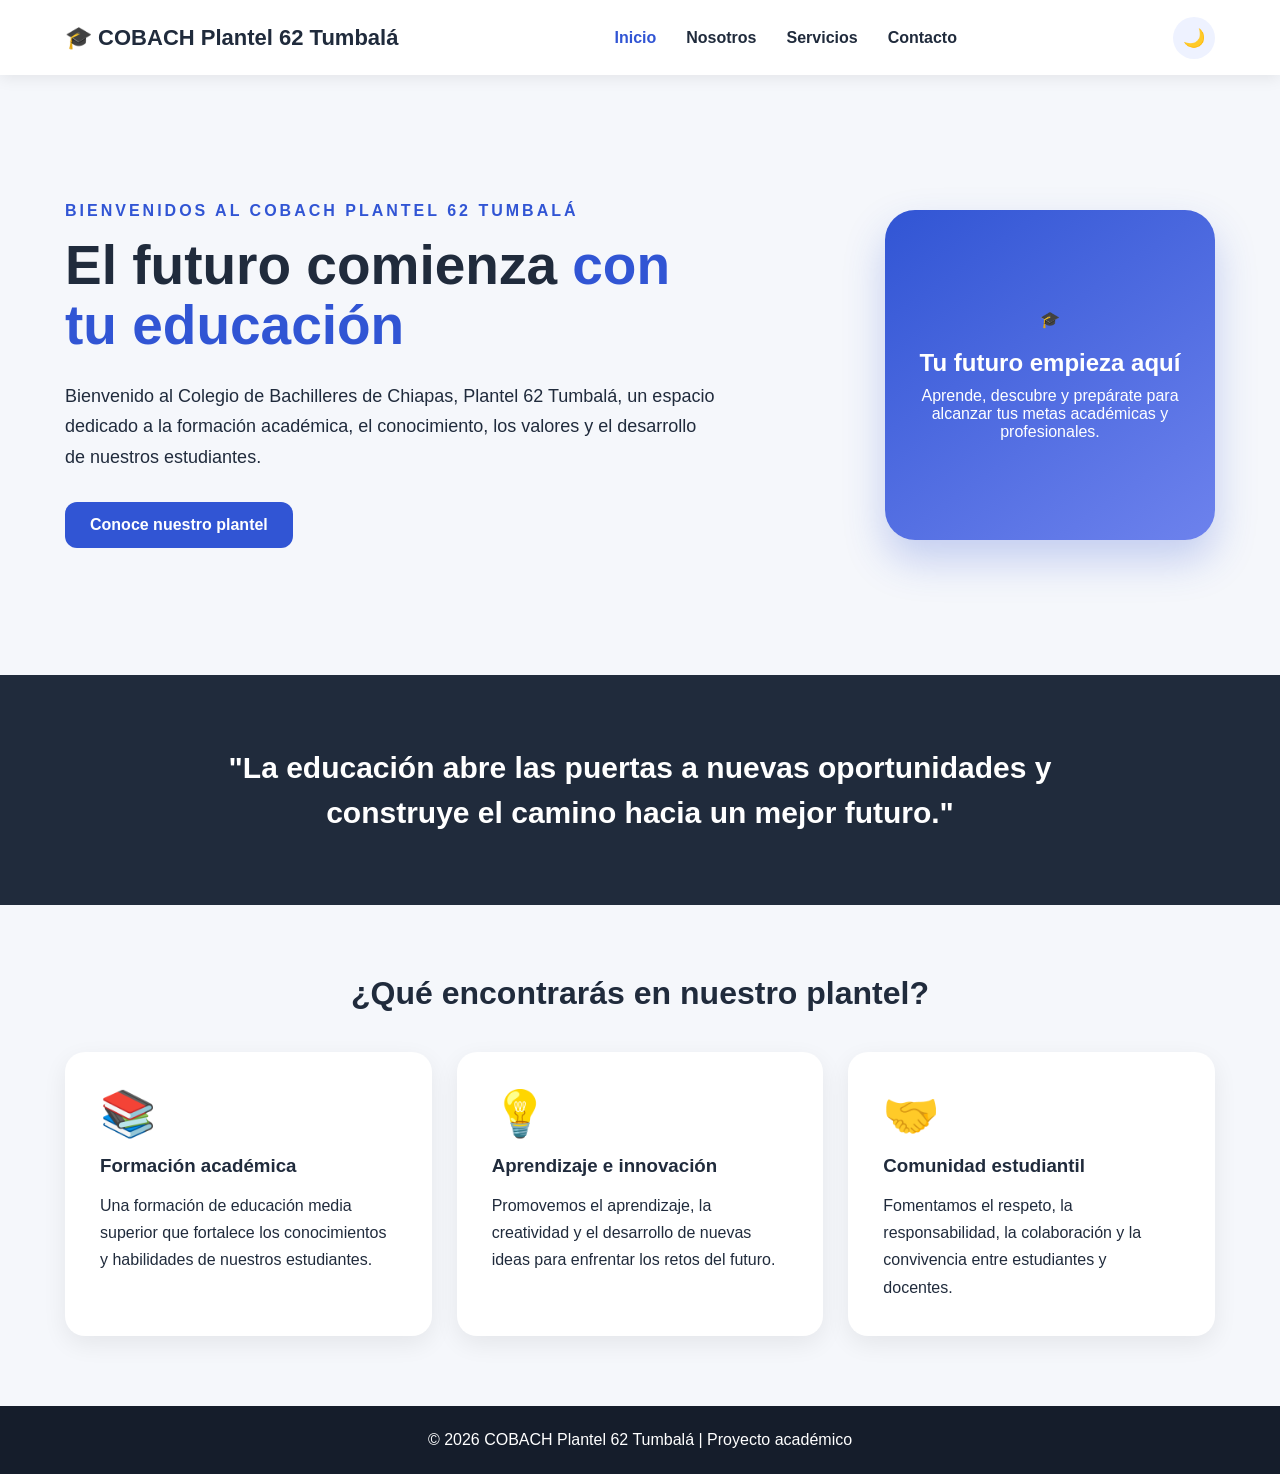
<file: index.html>
<!DOCTYPE html> 
<html lang="es"> 
 
<head> 
 
    <meta charset="UTF-8"> 
    <meta name="viewport" content="width=device-width, initial-scale=1.0"> 
 
    <title>COBACH Plantel 62 Tumbalá | Inicio</title> 
 
    <link rel="stylesheet" href="estilos.css"> 
 
</head> 
 
<body> 
 
    <!-- MENÚ --> 
 
    <header> 
 
        <nav class="navbar"> 
 
            <div class="logo"> 
                🎓 COBACH Plantel 62 Tumbalá 
            </div> 
 
            <ul class="menu"> 
 
                <li> 
                    <a href="index.html" class="activo"> 
                        Inicio 
                    </a> 
                </li> 
 
                <li> 
                    <a href="nosotros.html"> 
                        Nosotros 
                    </a> 
                </li> 
 
                <li> 
                    <a href="servicio.html"> 
                        Servicios 
                    </a> 
                </li> 
 
                <li> 
                    <a href="contactos.html"> 
                        Contacto 
                    </a> 
                </li> 
 
            </ul> 
 
            <button id="modoBtn"> 
                🌙 
            </button> 
 
        </nav> 
 
    </header> 
 
 
    <!-- INICIO --> 
 
    <main> 
 
        <section class="hero"> 
 
            <div class="hero-texto"> 
 
                <p class="bienvenida"> 
                    BIENVENIDOS AL COBACH PLANTEL 62 TUMBALÁ 
                </p> 
 
                <h1> 
                    El futuro comienza 
                    <span>con tu educación</span> 
                </h1> 
 
                <p> 
                    Bienvenido al Colegio de Bachilleres de Chiapas, 
                    Plantel 62 Tumbalá, un espacio dedicado a la formación 
                    académica, el conocimiento, los valores y el desarrollo 
                    de nuestros estudiantes. 
                </p> 
 
                <a href="nosotros.html" class="boton"> 
                    Conoce nuestro plantel 
                </a> 
 
            </div> 
 
 
            <div class="hero-card"> 
 
                🎓 
 
                <h2> 
                    Tu futuro empieza aquí 
                </h2> 
 
                <p> 
                    Aprende, descubre y prepárate para alcanzar tus metas 
                    académicas y profesionales. 
                </p> 
 
            </div> 
 
        </section> 
 
 
        <!-- FRASE --> 
 
        <section class="frase"> 
 
            <h2> 
                "La educación abre las puertas a nuevas oportunidades 
                y construye el camino hacia un mejor futuro." 
            </h2> 
 
        </section> 
 
 
        <!-- TARJETAS --> 
 
        <section class="seccion"> 
 
            <h2 class="titulo"> 
                ¿Qué encontrarás en nuestro plantel? 
            </h2> 
 
            <div class="tarjetas"> 
 
 
                <div class="tarjeta"> 
 
                    <div class="icono"> 
                        📚 
                    </div> 
 
                    <h3> 
                        Formación académica 
                    </h3> 
 
                    <p> 
                        Una formación de educación media superior que 
                        fortalece los conocimientos y habilidades de 
                        nuestros estudiantes. 
                    </p> 
 
                </div> 
 
 
                <div class="tarjeta"> 
 
                    <div class="icono"> 
                        💡 
                    </div> 
 
                    <h3> 
                        Aprendizaje e innovación 
                    </h3> 
 
                    <p> 
                        Promovemos el aprendizaje, la creatividad y el 
                        desarrollo de nuevas ideas para enfrentar los 
                        retos del futuro. 
                    </p> 
 
                </div> 
 
 
                <div class="tarjeta"> 
 
                    <div class="icono"> 
                        🤝 
                    </div> 
 
                    <h3> 
                        Comunidad estudiantil 
                    </h3> 
 
                    <p> 
                        Fomentamos el respeto, la responsabilidad, 
                        la colaboración y la convivencia entre 
                        estudiantes y docentes. 
                    </p> 
 
                </div> 
 
 
            </div> 
 
        </section> 
 
    </main> 
 
 
    <!-- PIE DE PÁGINA --> 
 
    <footer> 
 
        <p> 
            © 2026 COBACH Plantel 62 Tumbalá | Proyecto académico 
        </p> 
 
    </footer> 
 
 
    <script src="script.js"></script> 
 
</body> 
 
</html>
</file>
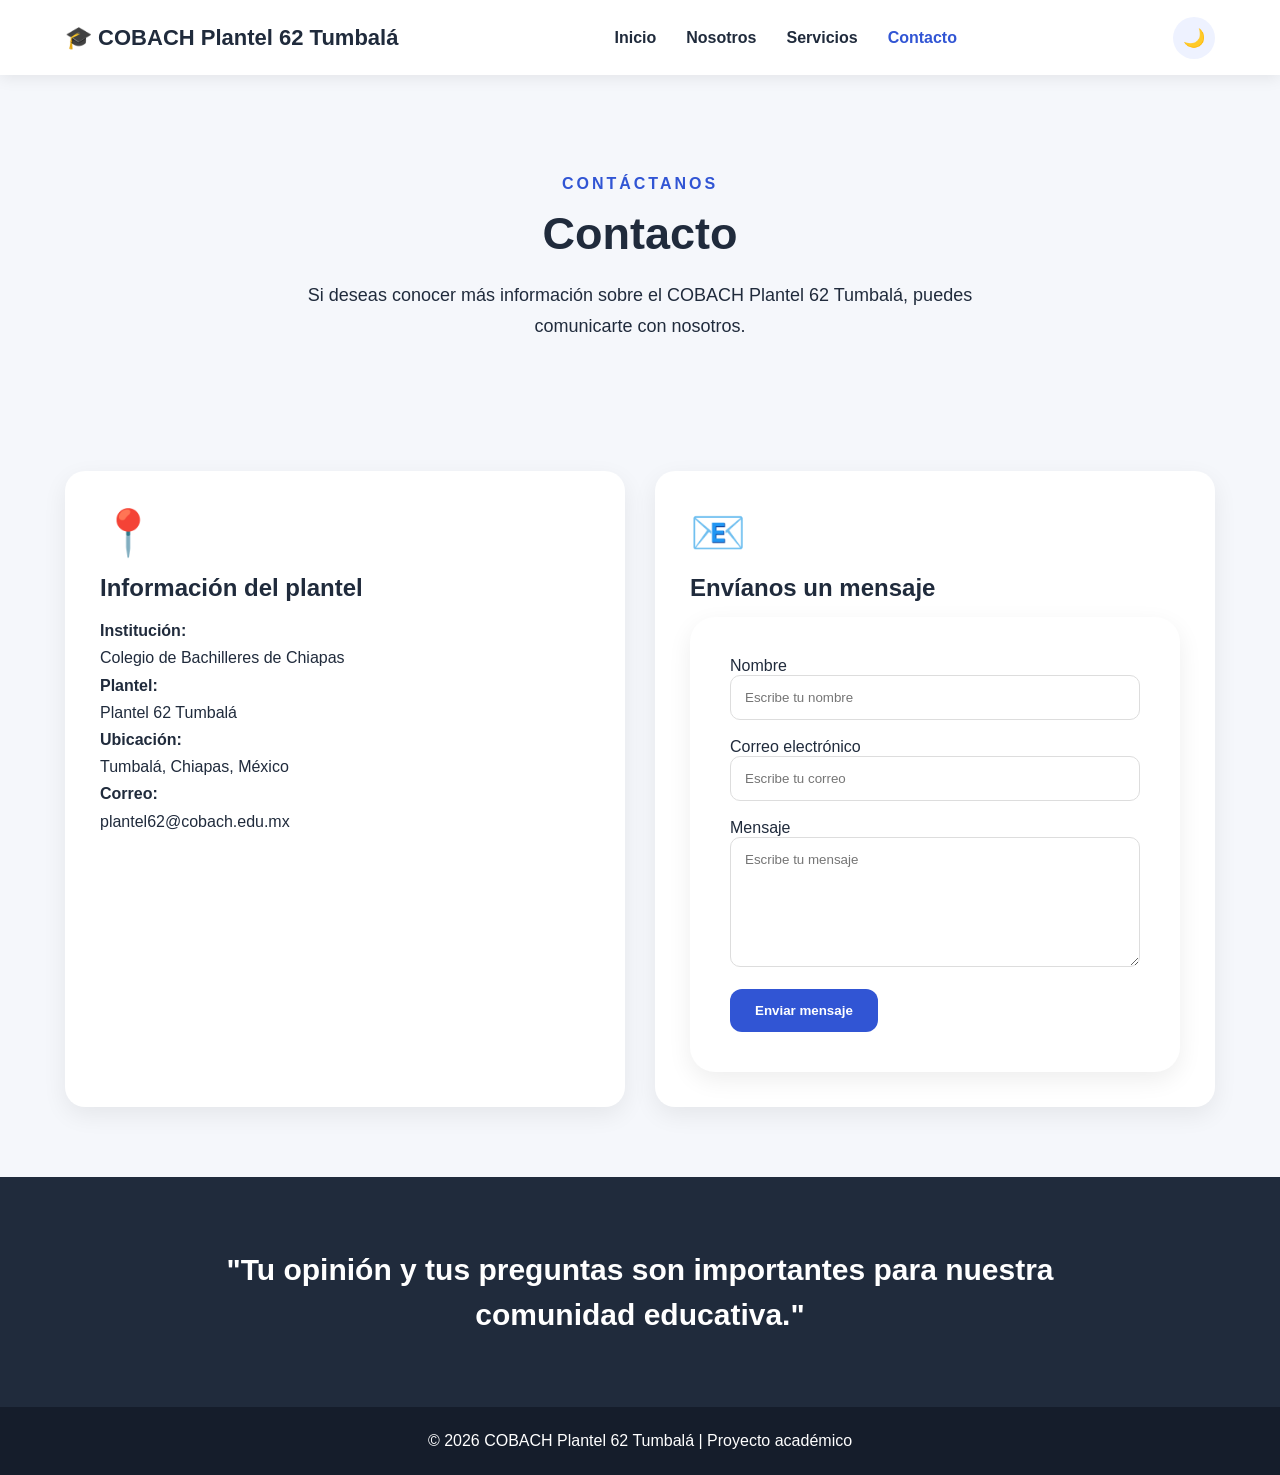
<file: contactos.html>
<!DOCTYPE html>
<html lang="es">

<head>

    <meta charset="UTF-8">
    <meta name="viewport" content="width=device-width, initial-scale=1.0">

    <title>COBACH Plantel 62 Tumbalá | Contacto</title>

    <link rel="stylesheet" href="estilos.css">

</head>

<body>

    <!-- MENÚ -->

    <header>

        <nav class="navbar">

            <div class="logo">
                🎓 COBACH Plantel 62 Tumbalá
            </div>

            <ul class="menu">

                <li>
                    <a href="index.html">
                        Inicio
                    </a>
                </li>

                <li>
                    <a href="nosotros.html">
                        Nosotros
                    </a>
                </li>

                <li>
                    <a href="servicio.html">
                        Servicios
                    </a>
                </li>

                <li>
                    <a href="contactos.html" class="activo">
                        Contacto
                    </a>
                </li>

            </ul>

            <button id="modoBtn">
                🌙
            </button>

        </nav>

    </header>


    <!-- CONTENIDO -->

    <main>

        <section class="pagina">

            <p class="bienvenida">
                CONTÁCTANOS
            </p>

            <h1>
                Contacto
            </h1>

            <p>
                Si deseas conocer más información sobre el
                COBACH Plantel 62 Tumbalá, puedes comunicarte
                con nosotros.
            </p>

        </section>


        <!-- INFORMACIÓN DE CONTACTO -->

        <section class="seccion">

            <div class="informacion">


                <!-- DATOS -->

                <div class="tarjeta grande">

                    <div class="icono">
                        📍
                    </div>

                    <h2>
                        Información del plantel
                    </h2>

                    <p>
                        <strong>Institución:</strong><br>
                        Colegio de Bachilleres de Chiapas
                    </p>

                    <p>
                        <strong>Plantel:</strong><br>
                        Plantel 62 Tumbalá
                    </p>

                    <p>
                        <strong>Ubicación:</strong><br>
                        Tumbalá, Chiapas, México
                    </p>

                    <p>
                        <strong>Correo:</strong><br>
                        plantel62@cobach.edu.mx
                    </p>

                </div>


                <!-- FORMULARIO -->

                <div class="tarjeta grande">

                    <div class="icono">
                        📧
                    </div>

                    <h2>
                        Envíanos un mensaje
                    </h2>

                    <form>

                        <label for="nombre">
                            Nombre
                        </label>

                        <input
                            type="text"
                            id="nombre"
                            name="nombre"
                            placeholder="Escribe tu nombre"
                            required
                        >


                        <label for="correo">
                            Correo electrónico
                        </label>

                        <input
                            type="email"
                            id="correo"
                            name="correo"
                            placeholder="Escribe tu correo"
                            required
                        >


                        <label for="mensaje">
                            Mensaje
                        </label>

                        <textarea
                            id="mensaje"
                            name="mensaje"
                            rows="5"
                            placeholder="Escribe tu mensaje"
                            required
                        ></textarea>


                        <button
                            type="submit"
                            class="boton">
                            Enviar mensaje
                        </button>

                    </form>

                </div>

            </div>

        </section>


        <!-- FRASE -->

        <section class="frase">

            <h2>
                "Tu opinión y tus preguntas son importantes
                para nuestra comunidad educativa."
            </h2>

        </section>

    </main>


    <!-- PIE DE PÁGINA -->

    <footer>

        <p>
            © 2026 COBACH Plantel 62 Tumbalá | Proyecto académico
        </p>

    </footer>


    <script src="script.js"></script>

</body>

</html>
</file>
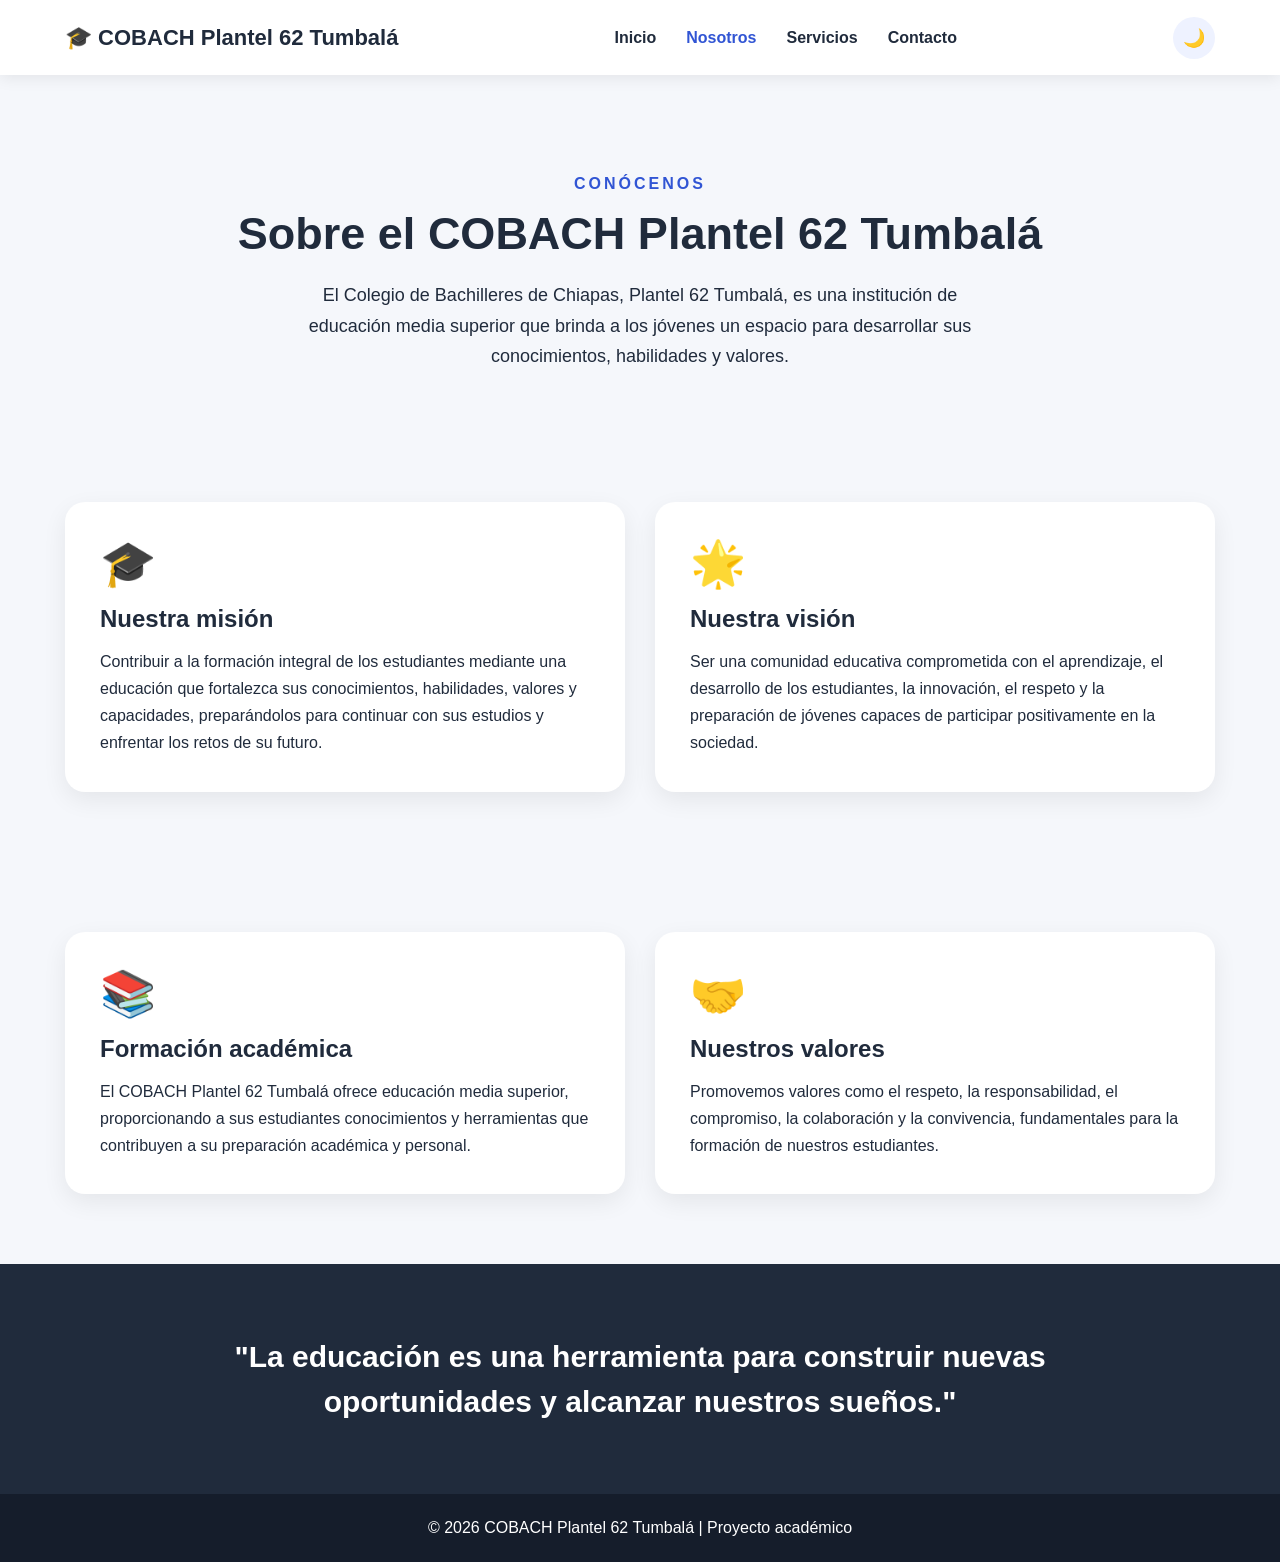
<file: nosotros.html>
<!DOCTYPE html>
<html lang="es">

<head>

    <meta charset="UTF-8">
    <meta name="viewport" content="width=device-width, initial-scale=1.0">

    <title>COBACH Plantel 62 Tumbalá | Nosotros</title>

    <link rel="stylesheet" href="estilos.css">

</head>

<body>

    <header>

        <nav class="navbar">

            <div class="logo">
                🎓 COBACH Plantel 62 Tumbalá
            </div>

            <ul class="menu">

                <li>
                    <a href="index.html">
                        Inicio
                    </a>
                </li>

                <li>
                    <a href="nosotros.html" class="activo">
                        Nosotros
                    </a>
                </li>

                <li>
                    <a href="servicio.html">
                        Servicios
                    </a>
                </li>

                <li>
                    <a href="contactos.html">
                        Contacto
                    </a>
                </li>

            </ul>

            <button id="modoBtn">
                🌙
            </button>

        </nav>

    </header>


    <main>

        <section class="pagina">

            <p class="bienvenida">
                CONÓCENOS
            </p>

            <h1>
                Sobre el COBACH Plantel 62 Tumbalá
            </h1>

            <p>
                El Colegio de Bachilleres de Chiapas, Plantel 62 Tumbalá,
                es una institución de educación media superior que brinda
                a los jóvenes un espacio para desarrollar sus conocimientos,
                habilidades y valores.
            </p>

        </section>


        <section class="seccion">

            <div class="informacion">


                <div class="tarjeta grande">

                    <div class="icono">
                        🎓
                    </div>

                    <h2>
                        Nuestra misión
                    </h2>

                    <p>
                        Contribuir a la formación integral de los estudiantes
                        mediante una educación que fortalezca sus conocimientos,
                        habilidades, valores y capacidades, preparándolos para
                        continuar con sus estudios y enfrentar los retos de
                        su futuro.
                    </p>

                </div>


                <div class="tarjeta grande">

                    <div class="icono">
                        🌟
                    </div>

                    <h2>
                        Nuestra visión
                    </h2>

                    <p>
                        Ser una comunidad educativa comprometida con el
                        aprendizaje, el desarrollo de los estudiantes,
                        la innovación, el respeto y la preparación de jóvenes
                        capaces de participar positivamente en la sociedad.
                    </p>

                </div>


            </div>

        </section>


        <!-- INFORMACIÓN -->

        <section class="seccion">

            <div class="informacion">


                <div class="tarjeta grande">

                    <div class="icono">
                        📚
                    </div>

                    <h2>
                        Formación académica
                    </h2>

                    <p>
                        El COBACH Plantel 62 Tumbalá ofrece educación media
                        superior, proporcionando a sus estudiantes conocimientos
                        y herramientas que contribuyen a su preparación académica
                        y personal.
                    </p>

                </div>


                <div class="tarjeta grande">

                    <div class="icono">
                        🤝
                    </div>

                    <h2>
                        Nuestros valores
                    </h2>

                    <p>
                        Promovemos valores como el respeto, la responsabilidad,
                        el compromiso, la colaboración y la convivencia,
                        fundamentales para la formación de nuestros estudiantes.
                    </p>

                </div>


            </div>

        </section>


        <section class="frase">

            <h2>
                "La educación es una herramienta para construir
                nuevas oportunidades y alcanzar nuestros sueños."
            </h2>

        </section>

    </main>


    <footer>

        <p>
            © 2026 COBACH Plantel 62 Tumbalá | Proyecto académico
        </p>

    </footer>


    <script src="script.js"></script>

</body>

</html>
</file>
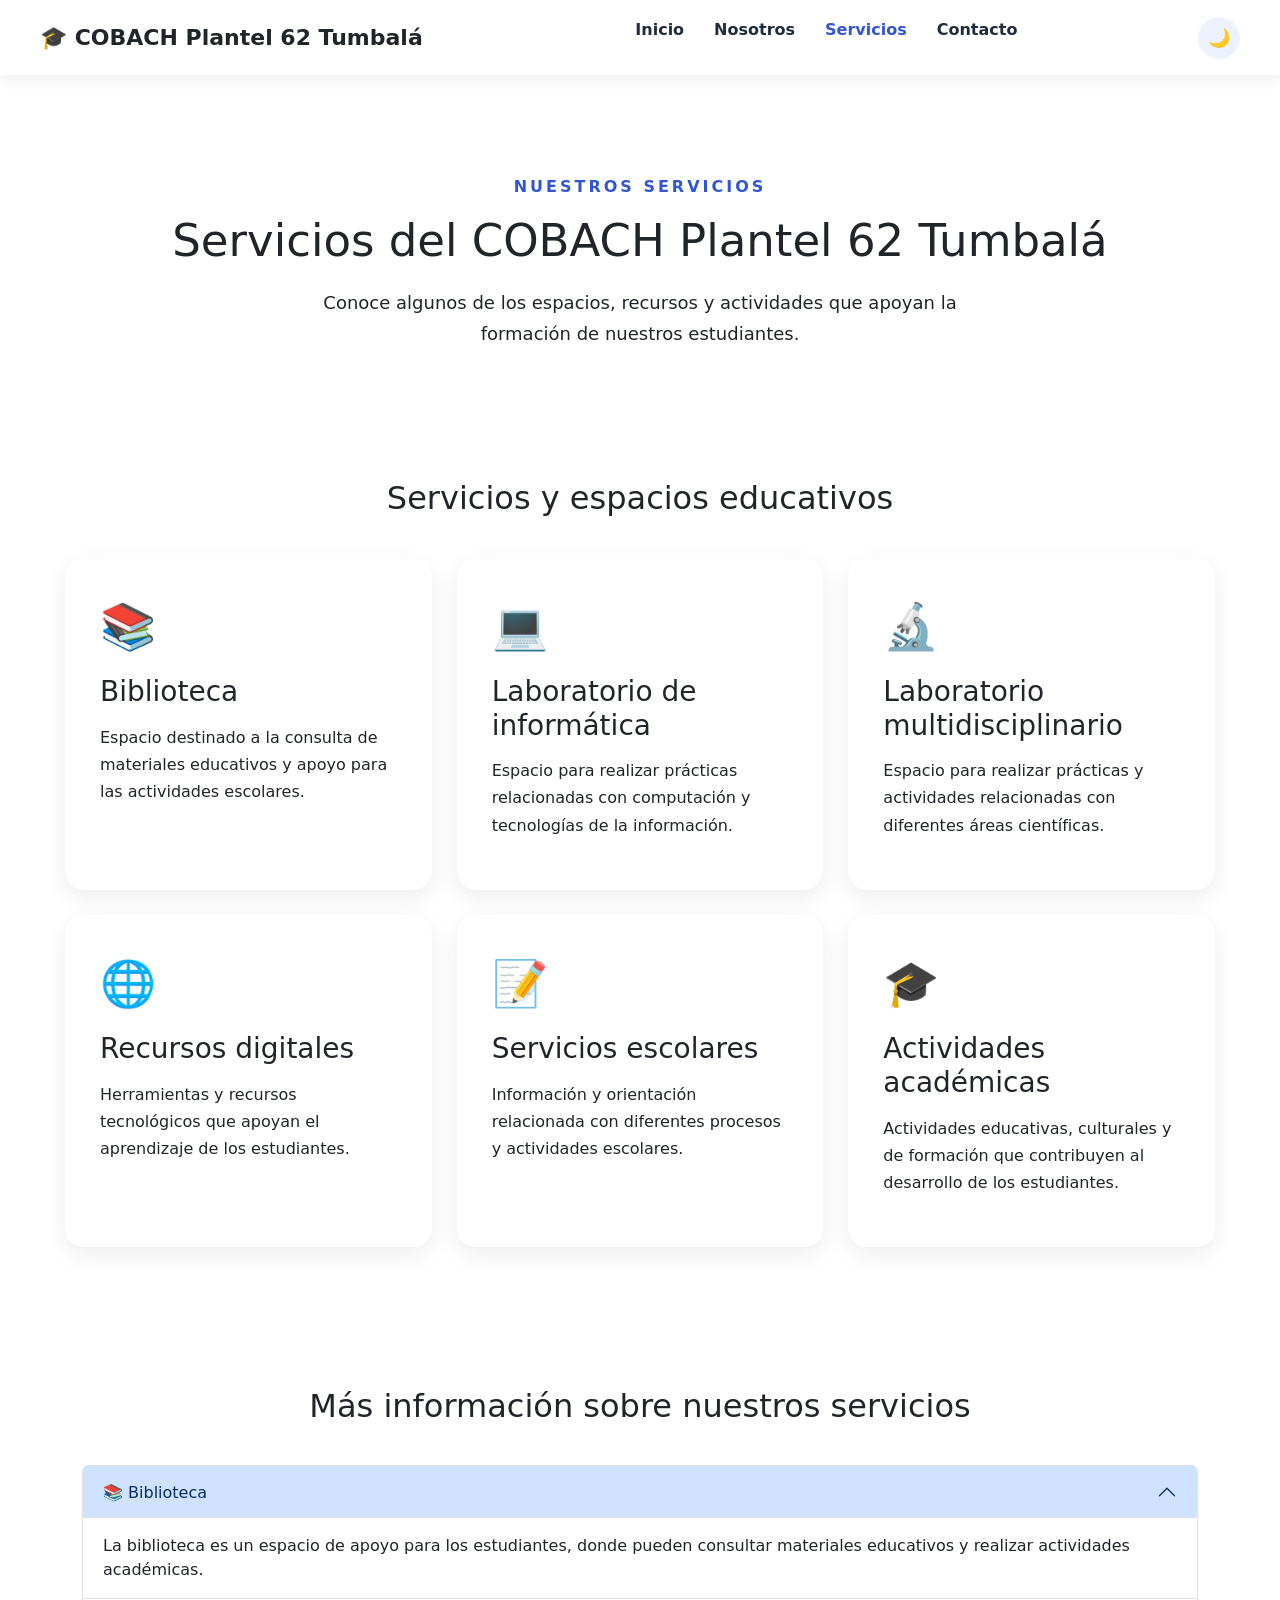
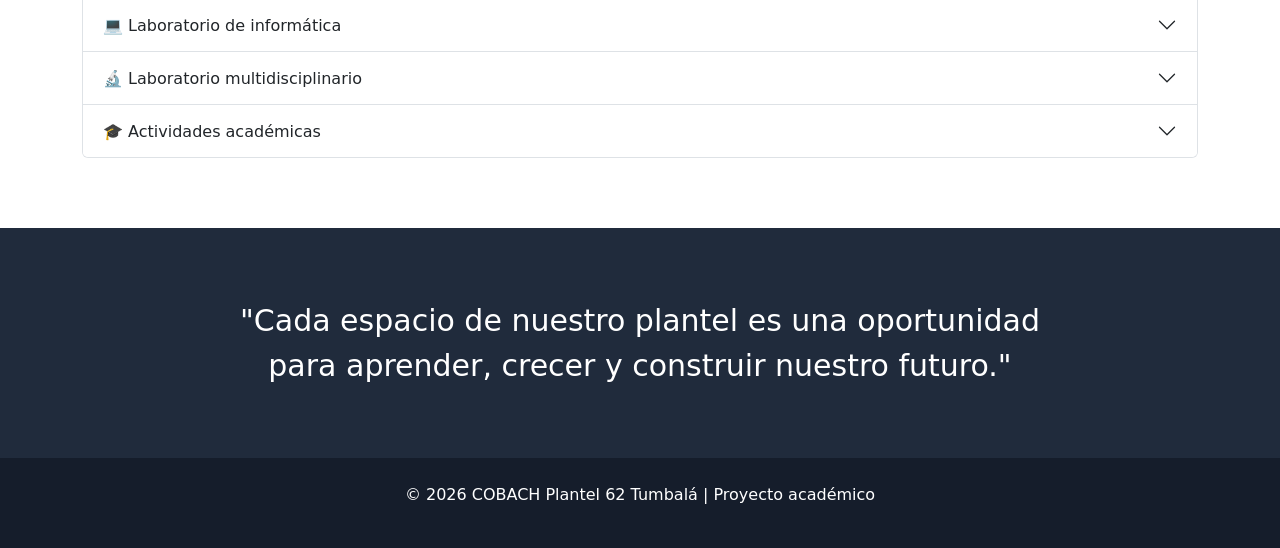
<file: servicio.html>
<!DOCTYPE html>
<html lang="es">

<head>

    <meta charset="UTF-8">
    <meta name="viewport" content="width=device-width, initial-scale=1.0">

    <title>COBACH Plantel 62 Tumbalá | Servicios</title>

    <!-- TU CSS -->
    <link rel="stylesheet" href="estilos.css">

    <!-- BOOTSTRAP -->
    <link
        href="https://cdn.jsdelivr.net/npm/bootstrap@5.3.8/dist/css/bootstrap.min.css"
        rel="stylesheet">

</head>

<body>


    <!-- =========================
         MENÚ
    ========================== -->

    <header>

        <nav class="navbar">

            <div class="logo">
                🎓 COBACH Plantel 62 Tumbalá
            </div>

            <ul class="menu">

                <li>
                    <a href="index.html">
                        Inicio
                    </a>
                </li>

                <li>
                    <a href="nosotros.html">
                        Nosotros
                    </a>
                </li>

                <li>
                    <a href="servicio.html" class="activo">
                        Servicios
                    </a>
                </li>

                <li>
                    <a href="contactos.html">
                        Contacto
                    </a>
                </li>

            </ul>

            <button id="modoBtn">
                🌙
            </button>

        </nav>

    </header>


    <!-- =========================
         CONTENIDO
    ========================== -->

    <main>


        <!-- ENCABEZADO -->

        <section class="pagina">

            <p class="bienvenida">
                NUESTROS SERVICIOS
            </p>

            <h1>
                Servicios del COBACH Plantel 62 Tumbalá
            </h1>

            <p>
                Conoce algunos de los espacios, recursos y actividades
                que apoyan la formación de nuestros estudiantes.
            </p>

        </section>


        <!-- =========================
             TARJETAS DE SERVICIOS
        ========================== -->

        <section class="seccion">

            <h2 class="titulo">
                Servicios y espacios educativos
            </h2>

            <div class="tarjetas">


                <!-- BIBLIOTECA -->

                <div class="tarjeta">

                    <div class="icono">
                        📚
                    </div>

                    <h3>
                        Biblioteca
                    </h3>

                    <p>
                        Espacio destinado a la consulta de materiales
                        educativos y apoyo para las actividades escolares.
                    </p>

                </div>


                <!-- INFORMÁTICA -->

                <div class="tarjeta">

                    <div class="icono">
                        💻
                    </div>

                    <h3>
                        Laboratorio de informática
                    </h3>

                    <p>
                        Espacio para realizar prácticas relacionadas
                        con computación y tecnologías de la información.
                    </p>

                </div>


                <!-- LABORATORIO -->

                <div class="tarjeta">

                    <div class="icono">
                        🔬
                    </div>

                    <h3>
                        Laboratorio multidisciplinario
                    </h3>

                    <p>
                        Espacio para realizar prácticas y actividades
                        relacionadas con diferentes áreas científicas.
                    </p>

                </div>


                <!-- RECURSOS DIGITALES -->

                <div class="tarjeta">

                    <div class="icono">
                        🌐
                    </div>

                    <h3>
                        Recursos digitales
                    </h3>

                    <p>
                        Herramientas y recursos tecnológicos que apoyan
                        el aprendizaje de los estudiantes.
                    </p>

                </div>


                <!-- SERVICIOS ESCOLARES -->

                <div class="tarjeta">

                    <div class="icono">
                        📝
                    </div>

                    <h3>
                        Servicios escolares
                    </h3>

                    <p>
                        Información y orientación relacionada con
                        diferentes procesos y actividades escolares.
                    </p>

                </div>


                <!-- ACTIVIDADES -->

                <div class="tarjeta">

                    <div class="icono">
                        🎓
                    </div>

                    <h3>
                        Actividades académicas
                    </h3>

                    <p>
                        Actividades educativas, culturales y de formación
                        que contribuyen al desarrollo de los estudiantes.
                    </p>

                </div>


            </div>

        </section>


        <!-- =========================
             ACCORDION DE BOOTSTRAP
        ========================== -->

        <section class="seccion">

            <h2 class="titulo">
                Más información sobre nuestros servicios
            </h2>


            <div class="container mt-4">

                <div class="accordion" id="accordionServicios">


                    <!-- BIBLIOTECA -->

                    <div class="accordion-item">

                        <h2 class="accordion-header">

                            <button
                                class="accordion-button"
                                type="button"
                                data-bs-toggle="collapse"
                                data-bs-target="#biblioteca">

                                📚 Biblioteca

                            </button>

                        </h2>


                        <div
                            id="biblioteca"
                            class="accordion-collapse collapse show"
                            data-bs-parent="#accordionServicios">

                            <div class="accordion-body">

                                La biblioteca es un espacio de apoyo para
                                los estudiantes, donde pueden consultar
                                materiales educativos y realizar actividades
                                académicas.

                            </div>

                        </div>

                    </div>


                    <!-- INFORMÁTICA -->

                    <div class="accordion-item">

                        <h2 class="accordion-header">

                            <button
                                class="accordion-button collapsed"
                                type="button"
                                data-bs-toggle="collapse"
                                data-bs-target="#informatica">

                                💻 Laboratorio de informática

                            </button>

                        </h2>


                        <div
                            id="informatica"
                            class="accordion-collapse collapse"
                            data-bs-parent="#accordionServicios">

                            <div class="accordion-body">

                                El laboratorio de informática permite realizar
                                prácticas relacionadas con computación,
                                tecnología y herramientas digitales.

                            </div>

                        </div>

                    </div>


                    <!-- LABORATORIO -->

                    <div class="accordion-item">

                        <h2 class="accordion-header">

                            <button
                                class="accordion-button collapsed"
                                type="button"
                                data-bs-toggle="collapse"
                                data-bs-target="#laboratorio">

                                🔬 Laboratorio multidisciplinario

                            </button>

                        </h2>


                        <div
                            id="laboratorio"
                            class="accordion-collapse collapse"
                            data-bs-parent="#accordionServicios">

                            <div class="accordion-body">

                                Espacio destinado a prácticas y actividades
                                relacionadas con diferentes áreas científicas
                                y académicas.

                            </div>

                        </div>

                    </div>


                    <!-- ACTIVIDADES -->

                    <div class="accordion-item">

                        <h2 class="accordion-header">

                            <button
                                class="accordion-button collapsed"
                                type="button"
                                data-bs-toggle="collapse"
                                data-bs-target="#actividades">

                                🎓 Actividades académicas

                            </button>

                        </h2>


                        <div
                            id="actividades"
                            class="accordion-collapse collapse"
                            data-bs-parent="#accordionServicios">

                            <div class="accordion-body">

                                Los estudiantes pueden participar en
                                actividades académicas, culturales y
                                educativas que contribuyen a su formación
                                integral.

                            </div>

                        </div>

                    </div>


                </div>

            </div>

        </section>


        <!-- =========================
             FRASE
        ========================== -->

        <section class="frase">

            <h2>

                "Cada espacio de nuestro plantel es una oportunidad
                para aprender, crecer y construir nuestro futuro."

            </h2>

        </section>


    </main>


    <!-- =========================
         PIE DE PÁGINA
    ========================== -->

    <footer>

        <p>
            © 2026 COBACH Plantel 62 Tumbalá | Proyecto académico
        </p>

    </footer>


    <!-- =========================
         BOOTSTRAP JAVASCRIPT
    ========================== -->

    <script
        src="https://cdn.jsdelivr.net/npm/bootstrap@5.3.8/dist/js/bootstrap.bundle.min.js">
    </script>


    <!-- TU JAVASCRIPT -->

    <script src="script.js"></script>


</body>

</html>
</file>
<file: estilos.css>
/* ================================
   CONFIGURACIÓN GENERAL
================================ */

* {
    margin: 0;
    padding: 0;
    box-sizing: border-box;
}

body {
    font-family: Arial, sans-serif;
    background: #f5f7fb;
    color: #202b3c;
    transition: 0.3s;
}


/* ================================
   MENÚ
================================ */

header {
    background: white;
    box-shadow: 0 3px 15px rgba(0,0,0,0.08);
}

.navbar {
    max-width: 1200px;
    margin: auto;

    min-height: 75px;

    display: flex;
    align-items: center;
    justify-content: space-between;

    padding: 0 25px;
}

.logo {
    font-size: 22px;
    font-weight: bold;
}

.menu {
    list-style: none;

    display: flex;
    gap: 30px;
}

.menu a {
    text-decoration: none;
    color: #202b3c;

    font-weight: bold;

    transition: 0.3s;
}

.menu a:hover,
.menu a.activo {
    color: #3155d4;
}

#modoBtn {
    border: none;
    background: #eef2ff;

    width: 42px;
    height: 42px;

    border-radius: 50%;

    cursor: pointer;

    font-size: 18px;
}


/* ================================
   HERO
================================ */

.hero {
    max-width: 1200px;
    margin: auto;

    min-height: 600px;

    display: flex;
    align-items: center;
    justify-content: space-between;

    gap: 50px;

    padding: 60px 25px;
}

.hero-texto {
    max-width: 650px;
}

.bienvenida {
    color: #3155d4;

    font-weight: bold;

    letter-spacing: 3px;

    margin-bottom: 15px;
}

.hero h1 {
    font-size: 55px;
    line-height: 1.1;

    margin-bottom: 25px;
}

.hero h1 span {
    color: #3155d4;
}

.hero-texto > p:not(.bienvenida) {
    font-size: 18px;
    line-height: 1.7;

    margin-bottom: 30px;
}


/* ================================
   TARJETA PRINCIPAL
================================ */

.hero-card {
    width: 330px;
    min-height: 330px;

    background: linear-gradient(
        145deg,
        #3155d4,
        #6d82ed
    );

    color: white;

    border-radius: 30px;

    display: flex;
    flex-direction: column;

    justify-content: center;
    align-items: center;

    text-align: center;

    padding: 30px;

    box-shadow: 0 20px 40px rgba(49,85,212,0.25);
}

.hero-card:first-letter {
    font-size: 70px;
}

.hero-card h2 {
    margin: 20px 0 10px;
}


/* ================================
   BOTONES
================================ */

.boton {
    display: inline-block;

    background: #3155d4;

    color: white;

    text-decoration: none;

    border: none;

    padding: 14px 25px;

    border-radius: 12px;

    font-weight: bold;

    cursor: pointer;

    transition: 0.3s;
}

.boton:hover {
    transform: translateY(-3px);

    box-shadow: 0 8px 20px rgba(49,85,212,0.3);
}


/* ================================
   SECCIONES
================================ */

.seccion {
    max-width: 1200px;

    margin: auto;

    padding: 70px 25px;
}

.titulo {
    text-align: center;

    font-size: 32px;

    margin-bottom: 40px;
}

.tarjetas {
    display: grid;

    grid-template-columns:
        repeat(3, 1fr);

    gap: 25px;
}

.tarjeta {
    background: white;

    padding: 35px;

    border-radius: 20px;

    box-shadow:
        0 8px 25px rgba(0,0,0,0.07);

    transition: 0.3s;
}

.tarjeta:hover {
    transform: translateY(-8px);
}

.tarjeta h3,
.tarjeta h2 {
    margin: 15px 0;
}

.tarjeta p {
    line-height: 1.7;
}

.icono {
    font-size: 45px;
}


/* ================================
   FRASE
================================ */

.frase {
    background: #202b3c;

    color: white;

    text-align: center;

    padding: 70px 25px;
}

.frase h2 {
    max-width: 850px;

    margin: auto;

    font-size: 30px;

    line-height: 1.5;
}


/* ================================
   PÁGINAS INTERNAS
================================ */

.pagina {
    text-align: center;

    padding: 100px 25px 60px;
}

.pagina h1 {
    font-size: 45px;

    margin-bottom: 20px;
}

.pagina > p:last-child {
    max-width: 700px;

    margin: auto;

    line-height: 1.7;

    font-size: 18px;
}


/* ================================
   NOSOTROS
================================ */

.informacion {
    display: grid;

    grid-template-columns:
        repeat(2, 1fr);

    gap: 30px;
}

.grande {
    min-height: 250px;
}


/* ================================
   CONTACTO
================================ */

.contacto {
    max-width: 1100px;

    margin: auto;

    padding: 50px 25px 100px;

    display: grid;

    grid-template-columns:
        1fr 1fr;

    gap: 50px;
}

.contacto-info {
    background: #3155d4;

    color: white;

    border-radius: 25px;

    padding: 40px;
}

.contacto-info h2 {
    margin-bottom: 30px;
}

.contacto-info p {
    margin: 22px 0;
}

form {
    background: white;

    padding: 40px;

    border-radius: 25px;

    box-shadow:
        0 8px 25px rgba(0,0,0,0.07);
}

form h2 {
    margin-bottom: 25px;
}

input,
textarea {
    width: 100%;

    padding: 14px;

    margin-bottom: 18px;

    border: 1px solid #ddd;

    border-radius: 10px;

    font-family: inherit;

    outline: none;
}

input:focus,
textarea:focus {
    border-color: #3155d4;
}

textarea {
    min-height: 130px;

    resize: vertical;
}


/* ================================
   FOOTER
================================ */

footer {
    background: #151d2b;

    color: white;

    text-align: center;

    padding: 25px;
}


/* ================================
   MODO OSCURO
================================ */

body.oscuro {
    background: #111827;

    color: #f5f7fb;
}

body.oscuro header {
    background: #1f2937;
}

body.oscuro .menu a {
    color: white;
}

body.oscuro .tarjeta,
body.oscuro form {
    background: #1f2937;
}

body.oscuro #modoBtn {
    background: #374151;
}


/* ================================
   CELULAR
================================ */

@media (max-width: 800px) {

    .navbar {
        flex-direction: column;

        gap: 20px;

        padding: 20px;
    }

    .menu {
        gap: 15px;
    }

    .hero {
        flex-direction: column;

        text-align: center;
    }

    .hero h1 {
        font-size: 40px;
    }

    .tarjetas,
    .informacion,
    .contacto {
        grid-template-columns: 1fr;
    }

    .hero-card {
        width: 100%;
        max-width: 350px;
    }

}
</file>
